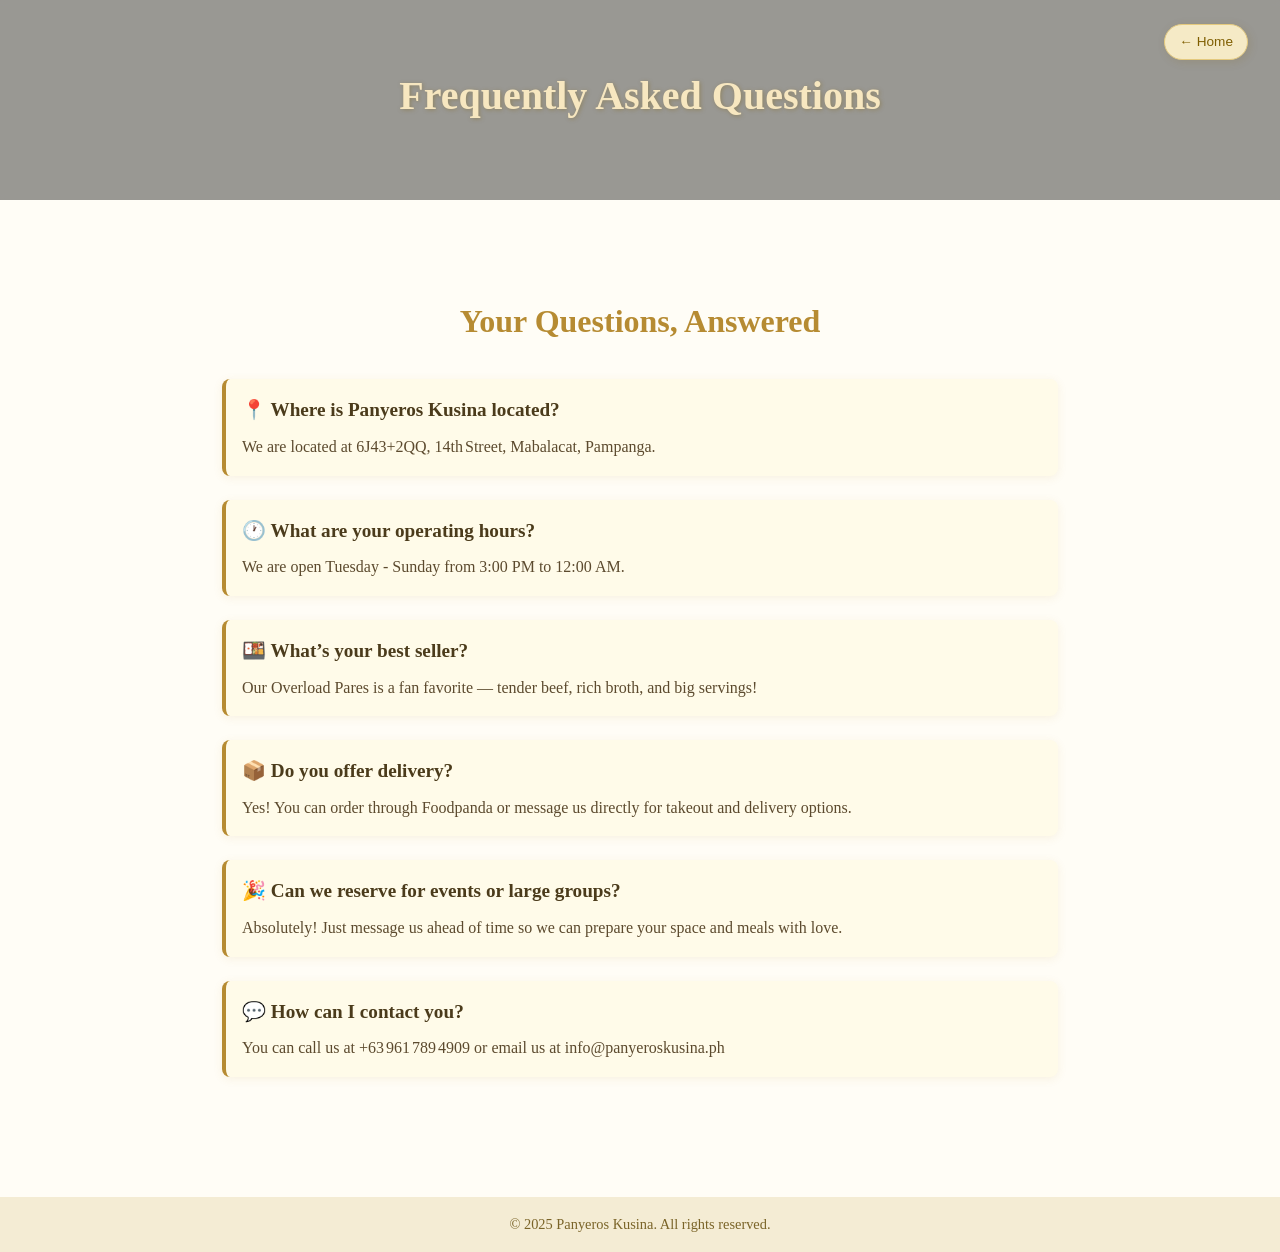
<file: Panyeros/panyeros/faqs.html>
<!DOCTYPE html>
<html lang="en">
<head>
  <meta charset="UTF-8" />
  <meta name="viewport" content="width=device-width, initial-scale=1.0"/>
  <title>FAQs | Panyeros Kusina</title>
  <link rel="stylesheet" href="style.css" />
  <style>
    body {
      font-family: Georgia, serif;
      background-color: #fffdf6;
      color: #4b3b1b;
      margin: 0;
      padding: 0;
    }

    .page-header {
      background-image: url('https://64.media.tumblr.com/fc503dd45e7539c63cf2bf3513281f9c/bbd6f96767fde81f-bb/s2048x3072/8947fe666adea0dfc483790e0aa0de6598b6a169.jpg'); /* replace with your own */
      background-size: cover;
      background-position: center;
      padding: 4rem 2rem;
      text-align: center;
      color: white;
      position: relative;
    }

    .page-header::before {
      content: "";
      position: absolute;
      inset: 0;
      background-color: rgba(0, 0, 0, 0.4);
      backdrop-filter: blur(3px);
      z-index: 0;
    }

    .page-header h1 {
      position: relative;
      font-size: 2.5rem;
      color: #f7e7c0;
      z-index: 1;
      animation: fadeInUp 1s ease;
    }

    .faq-section {
      max-width: 900px;
      margin: 4rem auto;
      padding: 2rem;
    }

    .faq-section h2 {
      color: #b68b32;
      font-size: 2rem;
      margin-bottom: 2rem;
      text-align: center;
    }

    .faq-item {
      margin-bottom: 1.5rem;
      border-left: 4px solid #b68b32;
      padding-left: 1rem;
      background: #fffbe9;
      padding: 1rem;
      border-radius: 8px;
      box-shadow: 0 2px 10px rgba(182, 139, 50, 0.1);
    }

    .faq-item h3 {
      margin-top: 0;
      font-size: 1.2rem;
      color: #4b3b1b;
    }

    .faq-item p {
      margin: 0.5rem 0 0;
      color: #5c4a2e;
    }

    footer {
      background: #f4ecd4;
      text-align: center;
      padding: 1rem;
      font-size: 0.9rem;
      color: #7a6428;
      margin-top: 3rem;
    }

    @keyframes fadeInUp {
      from {
        opacity: 0;
        transform: translateY(30px);
      }
      to {
        opacity: 1;
        transform: translateY(0);
      }
    }
  </style>
</head>
<body>

  <header class="page-header">
    <h1>Frequently Asked Questions</h1>
  </header>

  <section class="faq-section">
    <h2>Your Questions, Answered</h2>

    <div class="faq-item">
      <h3>📍 Where is Panyeros Kusina located?</h3>
      <p>We are located at 6J43+2QQ, 14th Street, Mabalacat, Pampanga.</p>
    </div>

    <div class="faq-item">
      <h3>🕐 What are your operating hours?</h3>
      <p>We are open Tuesday - Sunday from 3:00 PM to 12:00 AM.</p>
    </div>

    <div class="faq-item">
      <h3>🍱 What’s your best seller?</h3>
      <p>Our Overload Pares is a fan favorite — tender beef, rich broth, and big servings!</p>
    </div>

    <div class="faq-item">
      <h3>📦 Do you offer delivery?</h3>
      <p>Yes! You can order through Foodpanda or message us directly for takeout and delivery options.</p>
    </div>

    <div class="faq-item">
      <h3>🎉 Can we reserve for events or large groups?</h3>
      <p>Absolutely! Just message us ahead of time so we can prepare your space and meals with love.</p>
    </div>

    <div class="faq-item">
      <h3>💬 How can I contact you?</h3>
      <p>You can call us at +63 961 789 4909 or email us at info@panyeroskusina.ph</p>
    </div>

    <a href="index.html" title="Return to homepage" style="
  position: absolute;
  top: 1.5rem;
  right: 2rem;
  font-family: 'Poppins', sans-serif;
  font-size: 0.85rem;
  color: #7f5e00;
  text-decoration: none;
  background: rgba(255, 243, 205, 0.9);
  padding: 6px 14px;
  border: 1px solid #e4c97d;
  border-radius: 50px;
  box-shadow: 2px 2px 10px rgba(127, 94, 0, 0.15);
  z-index: 1000;
  transition: none;
">
  ← Home
</a>

  </section>

  <footer>
    &copy; 2025 Panyeros Kusina. All rights reserved.
  </footer>

</body>
</html>
</file>
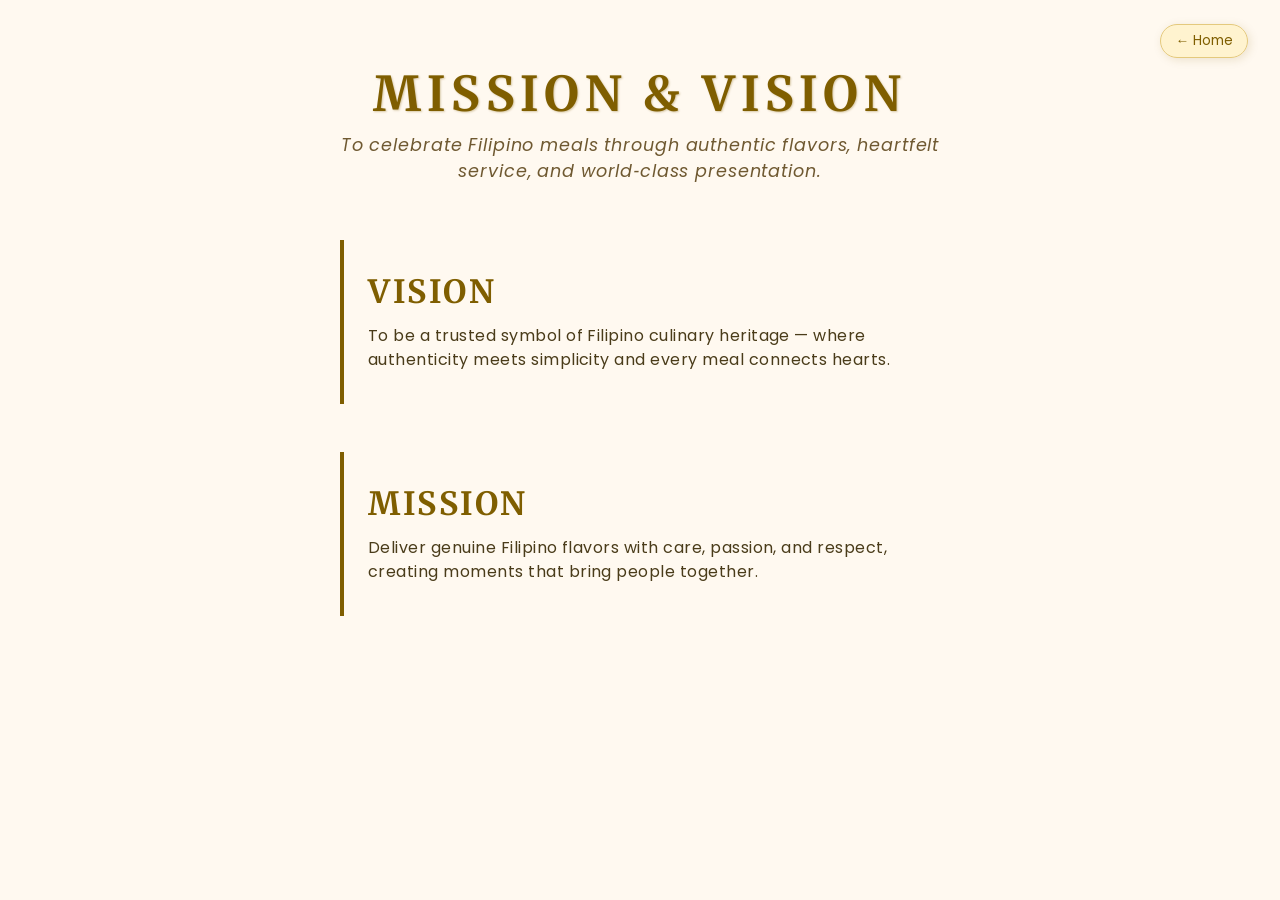
<file: Panyeros/panyeros/mission.html>
<!DOCTYPE html>
<html lang="en">
<head>
  <meta charset="UTF-8" />
  <meta name="viewport" content="width=device-width, initial-scale=1" />
  <title>Panyeros Kusina | Vision & Mission</title>
  <link href="https://fonts.googleapis.com/css2?family=Merriweather:ital,wght@0,400;700&family=Poppins:wght@400;600&display=swap" rel="stylesheet" />
  <link rel="stylesheet" href="mission.css" />
</head>
<body>
    <a href="index.html" class="back-home" title="Return to homepage">← Home</a>
  <main class="container">
    <header class="page-header">
      <h1>Mission & Vision</h1>
      <p class="intro-text">
        To celebrate Filipino meals through authentic flavors, heartfelt service, and world‑class presentation.
      </p>
    </header>

    <section class="info-section reveal">
      <h2 class="section-title">Vision</h2>
      <p class="section-description">
        To be a trusted symbol of Filipino culinary heritage — where authenticity meets simplicity and every meal connects hearts.
      </p>
    </section>

    <section class="info-section reveal">
      <h2 class="section-title">Mission</h2>
      <p class="section-description">
        Deliver genuine Filipino flavors with care, passion, and respect, creating moments that bring people together.
      </p>
    </section>
  </main>

  <script>
    const reveals = document.querySelectorAll('.reveal');
    function revealOnScroll() {
      const trigger = window.innerHeight * 0.85;
      reveals.forEach(section => {
        const top = section.getBoundingClientRect().top;
        if (top < trigger) section.classList.add('active');
      });
    }
    window.addEventListener('scroll', revealOnScroll);
    window.addEventListener('load', revealOnScroll);
  </script>
</body>
</html>
</file>
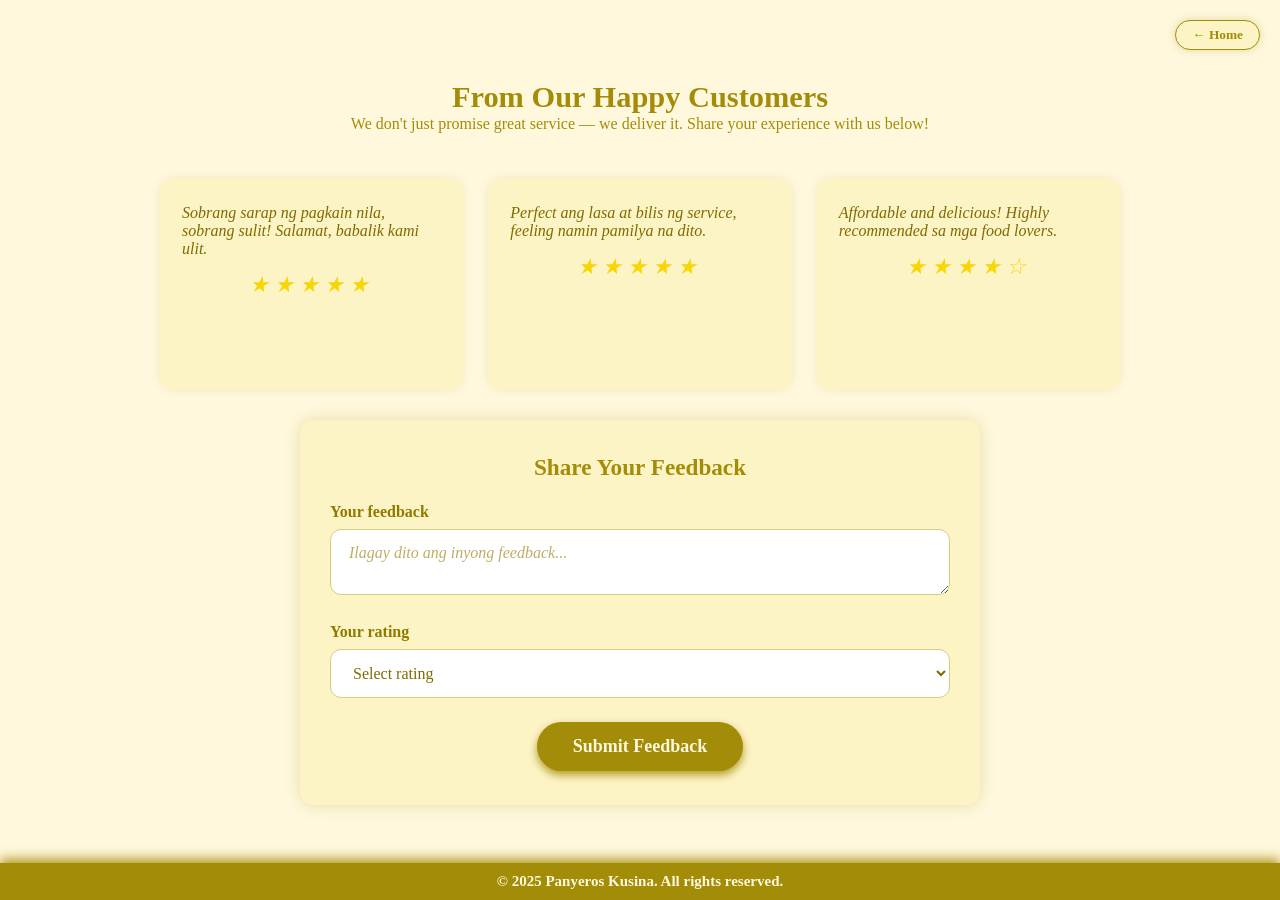
<file: Panyeros/panyeros/reviews.html>
<!DOCTYPE html>
<html lang="en">
<head>
<meta charset="UTF-8" />
<meta name="viewport" content="width=device-width, initial-scale=1" />
<title>Anonymous Customer Feedback</title>
<style>
  /* Base & fonts */
  body {
    font-family: Georgia, serif;
    background-color: #fff8dd;
    margin: 0;
    padding: 20px 20px 80px;
    color: #a38c07;
  }
  #home-btn {
    position: fixed;
    top: 20px;
    right: 20px;
    background: #fdf4c6;
    color: #a38c07;
    border: 1.4px solid #a38c07;
    border-radius: 20px;
    padding: 6px 16px;
    font-weight: 600;
    font-family: Georgia, serif;
    cursor: pointer;
    box-shadow: 0 0 8px rgb(163 140 7 / 0.3);
    transition: background-color 0.25s ease, color 0.25s ease;
    z-index: 100;
  }
  #home-btn:hover {
    background: #a38c07;
    color: #fff8dd;
  }

  h1, h2 {
    text-align: center;
    font-weight: 700;
  }
  h1 {
    margin-top: 60px;
    color: #a38c07;
    font-size: 1.9rem;
    margin-bottom: 0;
  }
  h2 {
    color: #a38c07;
    margin: 24px 0 18px;
  }
  p.description {
    text-align: center;
    font-style: normal;
    font-weight: 500;
    color: #a38c07;
    max-width: 640px;
    margin: 0 auto 45px;
  }

  #feedback-list {
    max-width: 960px;
    margin: 0 auto 30px;
    display: grid;
    grid-template-columns: repeat(auto-fit, minmax(280px, 1fr));
    gap: 25px;
  }
  .feedback-card {
    background: #fdf4c6;
    border-radius: 14px;
    box-shadow: 0 0 10px rgb(163 140 7 / 0.15);
    padding: 26px 22px;
    font-style: italic;
    position: relative;
    min-height: 160px;
    color: #7f6a00;
  }
  
  .stars {
    margin-top: 14px;
    font-size: 22px;
    color: #f7d606;
    letter-spacing: 5px;
    text-align: center;
    user-select: none;
  }

  #form-section {
    max-width: 620px;
    margin: 0 auto 0;
    background: #fdf4c6;
    border-radius: 14px;
    padding: 34px 30px;
    box-shadow: 0 0 16px rgb(163 140 7 / 0.25);
  }
  #form-section h2 {
    text-align: center;
    margin: 0 0 22px;
    font-weight: 700;
    font-size: 1.45rem;
    color: #a38c07;
  }
  label {
    font-weight: 700;
    color: #8f7a00;
    display: block;
    margin-bottom: 8px;
    font-size: 1rem;
  }
  textarea, select {
    width: 100%;
    font-family: Georgia, serif;
    font-size: 16px;
    padding: 14px 18px;
    border-radius: 11px;
    border: 1.8px solid #d9cc81;
    resize: vertical;
    outline: none;
    margin-bottom: 24px;
    box-sizing: border-box;
    color: #7f6a00;
    transition: border-color 0.3s ease;
  }
  textarea::placeholder {
    color: #bdae66;
    font-style: italic;
  }
  textarea:focus,
  select:focus {
    border-color: #a38c07;
    box-shadow: 0 0 6px rgb(163 140 7 / 0.45);
  }
  select {
    cursor: pointer;
    background: white;
  }
  #submit-btn {
    background-color: #a38c07;
    color: #fff8dd;
    border: none;
    border-radius: 30px;
    padding: 14px 36px;
    font-weight: 700;
    font-size: 18px;
    cursor: pointer;
    font-family: Georgia, serif;
    display: block;
    margin: 0 auto;
    transition: background-color 0.3s ease;
    box-shadow: 0 4px 8px rgb(163 140 7 / 0.85);
  }
  #submit-btn:hover {
    background-color: #7e6703;
  }
  #submit-btn:disabled {
    background-color: #ccc;
    cursor: not-allowed;
  }

  footer {
    background-color: #a38c07;
    color: #fff8dd;
    text-align: center;
    padding: 16px 8px;
    font-family: Georgia, serif;
    font-size: 15px;
    font-weight: 700;
    box-shadow: 0 -4px 12px rgb(163 140 7 / 0.9);
    margin: 0;
    padding: 10px 0;
    width: 100%;
    box-sizing: border-box;
    position: fixed;
    bottom: 0;
    left: 0;
    right: 0;
  }

  /* Loading spinner */
  .spinner {
    display: none;
    border: 3px solid #f3f3f3;
    border-top: 3px solid #a38c07;
    border-radius: 50%;
    width: 20px;
    height: 20px;
    animation: spin 1s linear infinite;
    margin: 0 auto;
  }
  @keyframes spin {
    0% { transform: rotate(0deg); }
    100% { transform: rotate(360deg); }
  }

  @media (max-width: 520px) {
    #home-btn {
      top: 14px;
      right: 14px;
      padding: 6px 14px;
      font-size: 14px;
    }
    #feedback-list {
      grid-template-columns: 1fr;
      margin-bottom: 25px;
    }
    #form-section {
      padding: 24px 20px;
      margin-bottom: 30px;
    }
  }
</style>
</head>
<body>

<button id="home-btn" onclick="window.location.href='index.html'">← Home</button>

<h1>From Our Happy Customers</h1>
<p class="description">
  We don't just promise great service — we deliver it. Share your experience with us below!
</p>

<section id="feedback-list">
  <div class="feedback-card">
    Sobrang sarap ng pagkain nila, sobrang sulit! Salamat, babalik kami ulit.
    <div class="stars">★★★★★</div>
  </div>
  <div class="feedback-card">
    Perfect ang lasa at bilis ng service, feeling namin pamilya na dito.
    <div class="stars">★★★★★</div>
  </div>
  <div class="feedback-card">
    Affordable and delicious! Highly recommended sa mga food lovers.
    <div class="stars">★★★★☆</div>
  </div>
</section>

<section id="form-section">
  <h2>Share Your Feedback</h2>
  <div class="spinner" id="loadingSpinner"></div>
  <form id="feedback-form">
    <label for="feedback-text">Your feedback</label>
    <textarea id="feedback-text" name="feedback-text" placeholder="Ilagay dito ang inyong feedback..." minlength="10" required></textarea>

    <label for="rating">Your rating</label>
    <select id="rating" name="rating" required>
      <option value="" disabled selected>Select rating</option>
      <option value="5">★★★★★ - Excellent</option>
      <option value="4">★★★★☆ - Very Good</option>
      <option value="3">★★★☆☆ - Good</option>
      <option value="2">★★☆☆☆ - Fair</option>
      <option value="1">★☆☆☆☆ - Poor</option>
    </select>

    <button type="submit" id="submit-btn">Submit Feedback</button>
  </form>
</section>

<script>
  const form = document.getElementById('feedback-form');
  const feedbackList = document.getElementById('feedback-list');
  const submitBtn = document.getElementById('submit-btn');
  const spinner = document.getElementById('loadingSpinner');

  form.addEventListener('submit', async function(e) {
    e.preventDefault();

    const feedbackText = this['feedback-text'].value.trim();
    const rating = this['rating'].value;

    if(feedbackText.length < 10) {
      alert('Please provide more detailed feedback (at least 10 characters).');
      return;
    }
    if(!rating) {
      alert('Please select a rating.');
      return;
    }

    // Disable button and show spinner
    submitBtn.disabled = true;
    submitBtn.textContent = 'Submitting...';
    spinner.style.display = 'block';

    // Create FormData
    const formData = new FormData();
    formData.append('feedback-text', feedbackText);
    formData.append('rating', rating);

    try {
      // Send to PHP backend
      const response = await fetch('submit_feedback.php', {
        method: 'POST',
        body: formData
      });

      const result = await response.json();

      if (result.success) {
        // Create visual feedback card
        const fullStar = '★';
        const emptyStar = '☆';
        const stars = fullStar.repeat(rating) + emptyStar.repeat(5 - rating);

        const newCard = document.createElement('div');
        newCard.classList.add('feedback-card');
        newCard.textContent = feedbackText;

        const starsDiv = document.createElement('div');
        starsDiv.classList.add('stars');
        starsDiv.textContent = stars;

        newCard.appendChild(starsDiv);
        feedbackList.prepend(newCard);

        // Reset form
        this.reset();
        
        // Show success message
        alert(result.message);

        // Scroll to new feedback
        newCard.scrollIntoView({ behavior: 'smooth', block: 'center' });
      } else {
        alert('Error: ' + result.message);
      }
    } catch (error) {
      alert('Connection error. Please try again later.');
      console.error('Error:', error);
    } finally {
      // Re-enable button and hide spinner
      submitBtn.disabled = false;
      submitBtn.textContent = 'Submit Feedback';
      spinner.style.display = 'none';
    }
  });
</script>

<footer>
  © 2025 Panyeros Kusina. All rights reserved.
</footer>

</body>
</html>
</file>
<file: Panyeros/panyeros/style.css>
/* ---------- CORE RESET ---------- */
* {
  margin: 0;
  padding: 0;
  box-sizing: border-box;
  scroll-behavior: smooth;
}
body {
  font-family: Georgia, serif; /* unified font for everything */
  background: #fffaf0;
  color: #4b3b1b;
  line-height: 1.6;
}

/* ---------- GLOBAL LINKS ---------- */
a {
  color: #b68b32;
  text-decoration: none;
}
a:hover {
  color: #865e11;
}

/* ---------- NAVBAR ---------- */
.navbar {
  position: sticky;
  top: 0;
  z-index: 1000;
  background: #f9f1e7;
  display: flex;
  justify-content: space-between;
  align-items: center;
  padding: 1rem 3rem;
  border-bottom: 2px solid #b68b32;
}
.logo {
  font-family: Georgia, serif;
  font-weight: bold;
  font-size: 1.8rem;
  color: #a67309;
  text-transform: none; /* no uppercase */
  letter-spacing: normal;
}
nav ul {
  display: flex;
  gap: 1.2rem;
  list-style: none;
}
nav ul li a {
  padding: 0.25rem 0.5rem;
  font-weight: 600;
  border-radius: 5px;
  transition: background 0.3s;
  text-transform: none; /* no uppercase */
  letter-spacing: normal;
}
nav ul li a:hover {
  background: #b68b32;
  color: #fffaf0;
}
.burger {
  display: none;
  flex-direction: column;
  cursor: pointer;
}
.burger span {
  height: 3px;
  width: 25px;
  background: #b68b32;
  margin-bottom: 5px;
  border-radius: 2px;
}

/* ---------- HERO ---------- */
.hero-section {
  position: relative;
  min-height: 90vh;
  display: flex;
  align-items: center;
  justify-content: center;
  text-align: center;
  color: #fff;
  overflow: hidden;
}
.hero-section::before {
  content: "";
  position: absolute;
  inset: 0;
  background: url('https://64.media.tumblr.com/fc503dd45e7539c63cf2bf3513281f9c/bbd6f96767fde81f-bb/s2048x3072/8947fe666adea0dfc483790e0aa0de6598b6a169.jpg') center/cover no-repeat;
  filter: brightness(0.5);
  z-index: -2;
}
.hero-section::after {
  content: "";
  position: absolute;
  inset: 0;
  background: rgba(182, 139, 80, 0.3);
  z-index: -1;
}
.hero-content {
  position: relative;
  z-index: 1;
  max-width: 780px;
  padding: 0 1.2rem;
  animation: fadeInUp 1.5s forwards;
}
.hero-content h1 {
  font-family: Georgia, serif;
  font-size: 3.5rem;
  font-weight: bold;
  letter-spacing: normal;
  margin-bottom: 0.6rem;
  text-shadow: 2px 2px 8px rgba(0, 0, 0, 0.6);
  text-transform: none;
}
.tagline {
  font-size: 1.5rem;
  font-style: italic;
  color: #f8eec7;
  text-shadow: 1px 1px 5px rgba(0, 0, 0, 0.5);
  text-transform: none;
}

/* ---------- SECTIONS ---------- */
.section {
  padding: 4rem 2rem;
  max-width: 1000px;
  margin: 0 auto;
  text-align: center;
}
h2 {
  font-family: Georgia, serif;
  font-size: 2.2rem;
  color: #6f4e10;
  margin-bottom: 1rem;
  text-transform: none;
  letter-spacing: normal;
}
h3 {
  font-family: Georgia, serif;
  font-size: 1.5rem;
  color: #865e11;
  margin-bottom: 0.5rem;
  text-transform: none;
  letter-spacing: normal;
}

/* Services */
.services-list {
  display: flex;
  flex-wrap: wrap;
  justify-content: center;
  gap: 2rem;
}
.service-item {
  width: 280px;
  background: #f9f1e7;
  border: 1.5px solid #b68b32;
  border-radius: 10px;
  padding: 2rem;
  box-shadow: 2px 2px 6px rgba(182, 139, 50, 0.3);
  transition: transform 0.3s;
}
.service-item:hover {
  transform: scale(1.05);
}

/* Gallery grid */
.gallery-grid {
  display: grid;
  grid-template-columns: repeat(auto-fit, minmax(280px, 1fr));
  gap: 1.5rem;
  max-width: 900px;
  margin: 2rem auto;
}
.gallery-grid figure {
  position: relative;
  overflow: hidden;
  border-radius: 12px;
  box-shadow: 2px 4px 10px rgba(182, 139, 50, 0.35);
}
.gallery-grid img {
  width: 100%;
  height: 100%;
  object-fit: cover;
  transition: transform 0.4s;
}
.gallery-grid figure:hover img {
  transform: scale(1.07);
}
.gallery-grid figcaption {
  position: absolute;
  bottom: 0;
  width: 100%;
  padding: 0.4rem 0;
  background: rgba(0, 0, 0, 0.55);
  color: #fff;
  font-size: 0.9rem;
  text-align: center;
  opacity: 0;
  transition: opacity 0.4s;
}
.gallery-grid figure:hover figcaption {
  opacity: 1;
}
.gallery-link {
  color: #7f5e00;
  text-decoration: none;
  font-family: 'Merriweather', serif;
}

.gallery-link:hover {
  text-decoration: underline;
  color: #a67800;
}


.page-header {
  text-align: center;
  font-family: Georgia, serif;
  margin-bottom: 3rem;
  user-select: none;
}
.page-header h1 {
  font-size: 3.5rem;
  color: #7f5e00;
  letter-spacing: normal;
  margin-bottom: 0.5rem;
  text-transform: none;
  text-shadow: 1px 1px 4px rgba(127, 94, 0, 0.35);
}
.page-header h1 a {
  color: #7f5e00;
  text-decoration: none;
  cursor: pointer;
  transition: color 0.3s ease, text-shadow 0.3s ease;
  display: inline-block;
  padding-bottom: 4px;
  border-bottom: 2px solid transparent;
}
.page-header h1 a:hover,
.page-header h1 a:focus {
  color: #b58a00;
  text-shadow: 1px 1px 6px rgba(181, 138, 0, 0.7);
  border-bottom: 2px solid #b58a00;
}
.page-header p {
  font-size: 1.25rem;
  color: #6f5931;
  font-style: italic;
  max-width: 650px;
  margin: 0 auto;
  line-height: 1.5;
  letter-spacing: normal;
  text-transform: none;
}

/* Reviews */
#reviews {
  background: linear-gradient(135deg, #fff8e6 0%, #fbead1 100%);
  border: 2px solid #f1d8a2;
  border-left-width: 6px;
  border-right-width: 6px;
  box-shadow: inset 0 0 25px rgba(182, 139, 50, 0.15);
  border-radius: 12px;
  padding: 3rem 0;
}
.review-card {
  width: 300px;
  background: #fff;
  border-radius: 12px;
  overflow: hidden;
  box-shadow: 2px 4px 10px rgba(182, 139, 50, 0.3);
}
.review-card img {
  width: 100%;
  height: 180px;
  object-fit: cover;
}
.review-card blockquote {
  background: #fff8e6;
  border-left: 0;
  padding: 1rem;
  margin: 0;
  font-style: italic;
}
.review-card span {
  display: block;
  margin-top: 0.5rem;
  font-weight: 700;
  color: #a67309;
}

/* Crews */
.crew-container {
  display: flex;
  flex-wrap: wrap;
  justify-content: center;
  gap: 2rem;
}
.crew-member {
  width: 200px;
  background: #f9f1e7;
  border-radius: 12px;
  padding: 1rem;
  box-shadow: 1px 2px 6px rgba(182, 139, 50, 0.4);
  transition: transform 0.3s;
}
.crew-member:hover {
  transform: translateY(-8px);
}
.crew-member img {
  width: 100%;
  height: 220px;
  border-radius: 12px;
  object-fit: cover;
}

/* Map iframe */
.map iframe {
  width: 100%;
  height: 300px;
  border-radius: 12px;
  box-shadow: 2px 4px 10px rgba(182, 139, 50, 0.3);
}

/* Blog */
#blog {
  background: linear-gradient(135deg, #f9efe4 0%, #f2e4ce 100%);
  border: 2px solid #eacfa4;
  border-left-width: 6px;
  border-right-width: 6px;
  box-shadow: inset 0 0 25px rgba(182, 139, 50, 0.15);
  border-radius: 12px;
  padding: 3rem 0;
}
.blog-post {
  background: #ffffffc9;
  border: 1.5px solid #b68b32;
  border-radius: 10px;
  padding: 1.5rem;
  margin: 0 auto 1.5rem;
  max-width: 700px;
  box-shadow: 1px 2px 6px rgba(182, 139, 50, 0.3);
}
.blog-banner {
  width: 100%;
  height: auto;
  border-radius: 10px;
  margin-bottom: 1rem;
}
.two-col {
  display: flex;
  flex-wrap: wrap;
  gap: 1rem;
  margin: 1rem 0;
}
.two-col figure {
  flex: 1 1 280px;
  text-align: center;
}
.two-col img {
  width: 100%;
  border-radius: 10px;
  object-fit: cover;
}
.two-col figcaption {
  font-size: 0.9rem;
  color: #5a4b17;
  margin-top: 0.3rem;
  text-transform: none;
}

/* FAQs */
details {
  background: #f9f1e7;
  border: 1.5px solid #b68b32;
  border-radius: 8px;
  padding: 1rem;
  max-width: 700px;
  margin: 1rem auto;
  cursor: pointer;
  box-shadow: 1px 2px 6px rgba(182, 139, 50, 0.3);
}
summary {
  font-weight: 700;
  color: #865e11;
  font-size: 1.1rem;
  text-transform: none;
}

/* Web designer */
.webdesigner-section {
  max-width: 700px;
  margin: 0 auto 6rem;
  background: #f9f1e7;
  border-radius: 15px;
  padding: 2rem;
  box-shadow: 2px 4px 12px rgba(182, 139, 50, 0.3);
  display: flex;
  align-items: center;
  gap: 1.5rem;
  text-align: left;
}
.designer-photo {
  width: 130px;
  height: 130px;
  border-radius: 50%;
  object-fit: cover;
  box-shadow: 0 0 10px #b68b32;
}

/* Footer */
.footer {
  background: #b68b32;
  color: #fffaf0;
  text-align: center;
  padding: 1rem 0;
  font-weight: 600;
}

/* Animations */
@keyframes fadeInUp {
  from {
    opacity: 0;
    transform: translateY(30px);
  }
  to {
    opacity: 1;
    transform: translateY(0);
  }
}
.reveal {
  opacity: 0;
  transform: translateY(40px);
  transition: opacity 0.6s, transform 0.6s;
}
.reveal.active {
  opacity: 1;
  transform: translateY(0);
}

/* Responsive */
@media (max-width: 768px) {
  nav ul {
    display: none;
  }
  .burger {
    display: flex;
  }
  .services-list,
  .crew-container {
    flex-direction: column;
    align-items: center;
  }
  .webdesigner-section {
    flex-direction: column;
    text-align: center;
  }
  .two-col {
    flex-direction: column;
  }
}

/* Info section */
.info-section {
  display: block;
  text-decoration: none;
  cursor: pointer;
  background: linear-gradient(135deg, #ebdba2 0%, #d8bf7a 100%);
  border-radius: 20px;
  padding: 3rem 2rem;
  margin: 4rem auto;
  text-align: center;
  box-shadow: 0 8px 24px rgba(127, 94, 0, 0.2);
  max-width: 800px;
  color: inherit;
  transition: opacity 0.8s ease, transform 0.8s ease, box-shadow 0.3s ease;
  opacity: 0;
  transform: translateY(40px);
}
.info-section:hover,
.info-section:focus {
  box-shadow: 0 12px 32px rgba(127, 94, 0, 0.4);
  outline: none;
}
.info-section.reveal {
  opacity: 1;
  transform: translateY(0);
}
</file>
<file: Panyeros/panyeros/mission.css>
/* Reset */
* {
  margin: 0;
  padding: 0;
  box-sizing: border-box;
  -webkit-font-smoothing: antialiased;
  -moz-osx-font-smoothing: grayscale;
}

body {
  font-family: 'Poppins', sans-serif;
  background: #fff9f0;
  color: #4a3c1a;
  min-height: 100vh;
  padding: 4rem 2rem;
  display: flex;
  justify-content: center;
}

.container {
  max-width: 600px;
  width: 100%;
  text-align: center;
}

/* Header */
.page-header {
  margin-bottom: 3.5rem;
  user-select: none;
}

.page-header h1 {
  font-family: 'Merriweather', serif;
  font-weight: 700;
  font-size: 3rem;
  color: #7f5e00;
  letter-spacing: 0.12em;
  text-transform: uppercase;
  text-shadow: 1px 1px 2px rgba(127, 94, 0, 0.3);
}

.intro-text {
  font-size: 1.1rem;
  color: #6f5931;
  font-style: italic;
  margin-top: 0.5rem;
  letter-spacing: 0.05em;
}

/* Sections */
.info-section {
  opacity: 0;
  transform: translateY(30px);
  transition: opacity 0.6s ease, transform 0.6s ease;
  margin-bottom: 3rem;
  padding: 2rem 1.5rem;
  border-left: 4px solid #7f5e00;
  text-align: left;
}

.info-section.active {
  opacity: 1;
  transform: translateY(0);
}

.section-title {
  font-family: 'Merriweather', serif;
  font-weight: 700;
  font-size: 2rem;
  color: #7f5e00;
  margin-bottom: 0.75rem;
  text-transform: uppercase;
  letter-spacing: 0.08em;
}

.section-description {
  font-size: 1rem;
  color: #4a3c1a;
  line-height: 1.5;
  letter-spacing: 0.03em;
  font-weight: 400;
}

/* Responsive */
@media (max-width: 450px) {
  .page-header h1 {
    font-size: 2.4rem;
  }
  .section-title {
    font-size: 1.5rem;
  }
  .info-section {
    padding: 1.5rem 1rem;
  }
}
/* Back to Home Button - Creative but Minimal */
.back-home {
  position: absolute;
  top: 1.5rem;
  right: 2rem;
  font-family: 'Poppins', sans-serif;
  font-size: 0.85rem;
  color: #7f5e00;
  text-decoration: none;
  background: rgba(255, 243, 205, 0.9);
  padding: 6px 14px;
  border: 1px solid #e4c97d;
  border-radius: 50px;
  box-shadow: 2px 2px 10px rgba(127, 94, 0, 0.15);
  transition: background 0.3s ease, color 0.3s ease, transform 0.2s ease;
  z-index: 1000;
}

.back-home:hover {
  background: #7f5e00;
  color: #fffaf0;
  transform: translateY(-2px);
}
</file>
